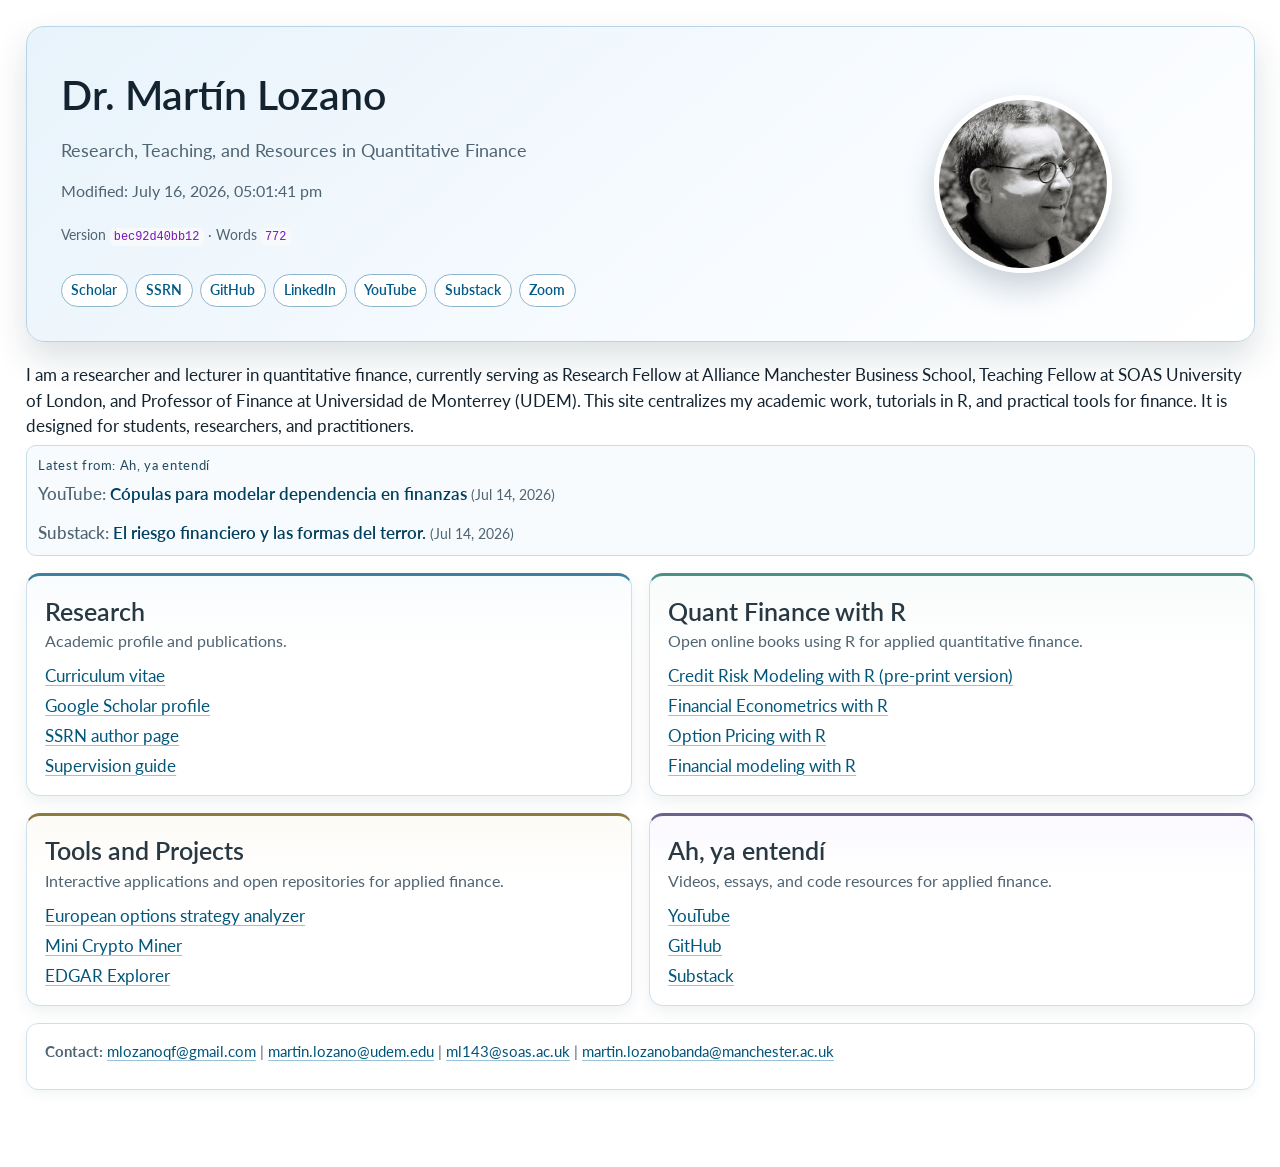
<file: index.html>
<!DOCTYPE html>
<html xmlns="http://www.w3.org/1999/xhtml" lang="en" xml:lang="en"><head>

<meta charset="utf-8">
<meta name="generator" content="quarto-1.5.54">

<meta name="viewport" content="width=device-width, initial-scale=1.0, user-scalable=yes">

<meta name="description" content="Research, teaching, tutorials, and practical tools in quantitative finance by Dr.&nbsp;Martín Lozano.">

<title>Dr.&nbsp;Martín Lozano | Research, Teaching, and Resources in Quantitative Finance</title>
<style>
code{white-space: pre-wrap;}
span.smallcaps{font-variant: small-caps;}
div.columns{display: flex; gap: min(4vw, 1.5em);}
div.column{flex: auto; overflow-x: auto;}
div.hanging-indent{margin-left: 1.5em; text-indent: -1.5em;}
ul.task-list{list-style: none;}
ul.task-list li input[type="checkbox"] {
  width: 0.8em;
  margin: 0 0.8em 0.2em -1em; /* quarto-specific, see https://github.com/quarto-dev/quarto-cli/issues/4556 */ 
  vertical-align: middle;
}
</style>


<script src="index_files/libs/clipboard/clipboard.min.js"></script>
<script src="index_files/libs/quarto-html/quarto.js"></script>
<script src="index_files/libs/quarto-html/popper.min.js"></script>
<script src="index_files/libs/quarto-html/tippy.umd.min.js"></script>
<script src="index_files/libs/quarto-html/anchor.min.js"></script>
<link href="index_files/libs/quarto-html/tippy.css" rel="stylesheet">
<link href="index_files/libs/quarto-html/quarto-syntax-highlighting.css" rel="stylesheet" id="quarto-text-highlighting-styles">
<script src="index_files/libs/bootstrap/bootstrap.min.js"></script>
<link href="index_files/libs/bootstrap/bootstrap-icons.css" rel="stylesheet">
<link href="index_files/libs/bootstrap/bootstrap.min.css" rel="stylesheet" id="quarto-bootstrap" data-mode="light">
<style>html{ scroll-behavior: smooth; }</style>
<link rel="icon" type="image/png" href="mlozano-muppet.png">
<link rel="shortcut icon" type="image/png" href="mlozano-muppet.png">






  <meta charset="UTF-8">

  <meta name="viewport" content="width=device-width, initial-scale=1.0">

  <style>
    #btn-back-to-top {
      position: fixed;
      bottom: 20px;
      right: 20px;
      width: 38px;
      height: 38px;
      box-sizing: border-box;
      z-index: 1000;
      border-radius: 999px;
      background-color: rgba(0, 91, 136, 0.9);
      border: none;
      color: white;
      display: flex;
      align-items: center;
      justify-content: center;
      opacity: 0;
      visibility: hidden;
      pointer-events: none;
      transition: opacity 0.2s ease, visibility 0.2s ease, background-color 0.2s ease;
    }
    #btn-back-to-top.show {
      opacity: 1;
      visibility: visible;
      pointer-events: auto;
    }
    #btn-back-to-top:hover {
      background-color: rgba(0, 63, 94, 0.95);
    }
  </style>
</head>

<body>



<button type="button" class="btn btn-primary btn-lg bi bi-arrow-up" id="btn-back-to-top" aria-label="Back to top" title="Back to top"></button>

<script>
  let backToTopButton = document.getElementById("btn-back-to-top");

  window.addEventListener("scroll", function () {
    if (document.documentElement.scrollTop > 180) {
      backToTopButton.classList.add("show");
    } else {
      backToTopButton.classList.remove("show");
    }
  });

  backToTopButton.addEventListener("click", function () {
    document.documentElement.scrollTop = 0;
  });
</script>






<div id="progress-bar" style="width: 0%; height:2px; background-color: rgb(89 127 235);; position: fixed; top: 0px; z-index: 2000;"></div>



<script id="progressbar" type="text/javascript">



document.addEventListener("DOMContentLoaded", function() {



    const bar = document.querySelector('#progress-bar');

    const post = document.querySelector('#quarto-content');

    const html = document.documentElement;

    

    const height = post.scrollHeight + post.offsetTop;

    

    window.addEventListener('scroll', () => {

        bar.style.width = (html.scrollTop / (height- html.clientHeight)) * 100 + '%';

    });

});

</script>






<div id="quarto-content" class="page-columns page-rows-contents page-layout-full toc-left">
<div id="quarto-sidebar-toc-left" class="sidebar toc-left">
  
</div>
<div id="quarto-margin-sidebar" class="sidebar margin-sidebar zindex-bottom">
</div>
<main class="content column-page" id="quarto-document-content">

<header id="title-block-header" class="quarto-title-block default">
<div class="quarto-title">
<h1 class="title">Dr.&nbsp;Martín Lozano | Research, Teaching, and Resources in Quantitative Finance</h1>
<p class="subtitle lead">Research, Teaching, and Resources in Quantitative Finance</p>
</div>

<div>
  <div class="description">
    Research, teaching, tutorials, and practical tools in quantitative finance by Dr.&nbsp;Martín Lozano.
  </div>
</div>


<div class="quarto-title-meta column-page">

    
  
    
  </div>
  


</header>


<style>
:root {
  --bg-start: #eef5fb;
  --bg-end: #f7fbff;
  --ink: #132430;
  --muted: #4f6473;
  --accent: #005b88;
  --accent-soft: #d7ebf7;
  --card: #ffffff;
  --border: #cfe0ea;
  --shadow: 0 16px 34px rgba(10, 40, 58, 0.14);
}
#title-block-header {
  display: none !important;
}
.qf-hero {
  display: block;
  border: 1px solid #b9d4e4;
  border-radius: 18px;
  padding: 2rem;
  background: linear-gradient(140deg, #e8f3fb 0%, var(--bg-end) 60%, #ffffff 100%);
  box-shadow: var(--shadow);
  margin: 0.5rem 0 1.2rem;
}
.qf-kicker {
  display: inline-block;
  margin: 0 0 0.45rem;
  font-size: 0.74rem;
  font-weight: 700;
  letter-spacing: 0.08em;
  text-transform: uppercase;
  color: #0a4f73;
  background: #d7ebf7;
  border: 1px solid #b9d8ea;
  border-radius: 999px;
  padding: 0.22rem 0.58rem;
}
.qf-title {
  margin: 0 0 0.55rem;
  font-size: clamp(1.9rem, 3.2vw, 2.7rem);
  line-height: 1.15;
  color: var(--ink);
}
.qf-subtitle {
  margin: 0 0 0.25rem;
  color: var(--muted);
  font-size: 1.05rem;
}
.qf-metahead {
  margin: 0;
  color: var(--muted);
  font-size: 0.95rem;
}
.qf-metahead strong {
  color: var(--ink);
}
.qf-photo-wrap {
  justify-self: center;
}
.qf-photo {
  width: 178px;
  height: 178px;
  object-fit: cover;
  border-radius: 50%;
  border: 5px solid #fff;
  box-shadow: 0 14px 32px rgba(13, 47, 67, 0.22);
}
.qf-links {
  display: flex;
  flex-wrap: nowrap;
  gap: 0.4rem;
  margin: 1rem 0 0;
  overflow-x: auto;
}
.qf-main {
  display: grid;
  grid-template-columns: 1.3fr 0.7fr;
  grid-template-areas:
    "kicker photo"
    "title photo"
    "subtitle photo"
    "metahead photo"
    "meta photo"
    "links photo";
  gap: 0.6rem 2rem;
  align-items: center;
}
.qf-kicker { grid-area: kicker; }
.qf-title { grid-area: title; }
.qf-subtitle { grid-area: subtitle; }
.qf-metahead { grid-area: metahead; }
.qf-meta { grid-area: meta; }
.qf-links { grid-area: links; }
.qf-photo-wrap { grid-area: photo; }
.qf-link {
  display: inline-block;
  padding: 0.3rem 0.58rem;
  border-radius: 999px;
  border: 1px solid #8db5cd;
  background: #ffffff;
  color: var(--accent);
  text-decoration: none;
  font-weight: 600;
  font-size: 0.82rem;
  white-space: nowrap;
}
.qf-link:hover {
  background: #e7f3fb;
  color: #003f5e;
  border-color: #5f97b7;
}
.qf-grid {
  display: grid;
  grid-template-columns: repeat(2, minmax(0, 1fr));
  gap: 1rem;
  margin-top: 1rem;
}
.qf-card {
  border: 1px solid var(--border);
  border-radius: 14px;
  padding: 1rem 1.1rem;
  background: var(--card);
  box-shadow: 0 6px 16px rgba(17, 55, 74, 0.07);
  border-top: 3px solid #4b8eb0;
}
.qf-card-research {
  border-top-color: #3f7f9f;
  background: linear-gradient(180deg, #f9fcfe 0%, #ffffff 35%);
}
.qf-card-tutorials {
  border-top-color: #4d8f87;
  background: linear-gradient(180deg, #f8fcfb 0%, #ffffff 35%);
}
.qf-card-tools {
  border-top-color: #8c7a43;
  background: linear-gradient(180deg, #fdfbf6 0%, #ffffff 35%);
}
.qf-card-contact {
  border-top-color: #6e7f8b;
  background: linear-gradient(180deg, #fafcfd 0%, #ffffff 35%);
}
.qf-card-media {
  border-top-color: #6f5f8f;
  background: linear-gradient(180deg, #fbf9fe 0%, #ffffff 35%);
}
.qf-card h3 {
  margin-top: 0.2rem;
  margin-bottom: 0.25rem;
  color: var(--ink);
}
.qf-card p {
  margin: 0 0 0.55rem;
  font-size: 0.92rem;
  color: var(--muted);
}
.qf-card ul {
  margin-bottom: 0;
  list-style: none;
  padding-left: 0;
}
.qf-card li + li {
  margin-top: 0.25rem;
}
.qf-card a {
  color: #00557a;
  text-decoration-color: #98c3d8;
}
.qf-note {
  color: var(--muted);
  margin-top: 0.9rem;
  font-size: 0.9rem;
}
.qf-intro {
  margin: 1rem 0 0.35rem;
  color: var(--ink);
  font-size: 1rem;
  line-height: 1.5;
}
.qf-meta {
  font-size: 0.8rem;
  color: var(--muted);
  margin-top: 0.7rem;
}
.qf-metrics {
  margin: 0.3rem 0 0.95rem;
}
.qf-metric {
  border: 1px solid #c6deec;
  border-radius: 10px;
  padding: 0.6rem 0.7rem;
  background: #f7fbfe;
}
.qf-metric-grid {
  display: grid;
  grid-template-columns: 1fr;
  gap: 0.75rem;
}
.qf-metric-label {
  display: block;
  font-size: 0.76rem;
  text-transform: none;
  letter-spacing: 0.05em;
  color: #24485d;
  margin-bottom: 0.35rem;
}
.qf-metric-label a {
  display: inline;
  font-weight: 700;
  color: #003f5e;
  text-decoration-color: #7eaec8;
}
.qf-metric-grid a {
  display: inline;
  color: #003f5e;
  font-weight: 600;
  text-decoration: none;
}
.qf-metric-grid a:hover {
  color: #002d44;
  text-decoration: underline;
  text-decoration-color: #5e95b3;
}
.qf-metric-prefix {
  color: var(--muted);
  font-weight: 500;
}
.qf-metric-date-inline {
  color: var(--muted);
  font-size: 0.84rem;
}
.qf-contact-simple {
  margin-top: 1rem;
  padding: 0.95rem 1.1rem;
  border: 1px solid var(--border);
  border-radius: 12px;
  background: #ffffff;
  box-shadow: 0 4px 12px rgba(17, 55, 74, 0.05);
}
.qf-contact-simple h3 {
  margin: 0 0 0.35rem;
  color: var(--ink);
}
.qf-contact-simple p {
  margin: 0 0 0.55rem;
  color: var(--muted);
  font-size: 0.9rem;
}
.qf-contact-inline {
  margin: 0;
  color: var(--muted);
  font-size: 0.9rem;
  line-height: 1.5;
}
.qf-contact-inline a {
  color: #00557a;
  text-decoration-color: #98c3d8;
}
.qf-metric-date {
  display: block;
  margin-top: 0.12rem;
  font-size: 0.79rem;
  color: var(--muted);
}
@media (max-width: 900px) {
  .qf-hero {
    text-align: center;
  }
  .qf-main {
    display: flex;
    flex-direction: column;
  }
  .qf-grid {
    grid-template-columns: 1fr;
  }
  .qf-links {
    justify-content: center;
    flex-wrap: wrap;
    overflow-x: visible;
    order: 3;
    margin-top: 1.1rem;
  }
  .qf-photo-wrap {
    order: 2;
    margin-top: 0.9rem;
  }
}
</style>
<section class="qf-hero">
  <div class="qf-main">
    <h1 class="qf-title">Dr. Martín Lozano</h1>
    <p class="qf-subtitle">Research, Teaching, and Resources in Quantitative Finance</p>
    <p class="qf-metahead">Modified: July 16, 2026, 05:01:41 pm</p>
    <div class="qf-meta">
      Version <code>bec92d40bb12</code> ·
      Words <code>772</code>
    </div>
    <div class="qf-photo-wrap">
      <img class="qf-photo" src="foto mlozano.jpg" alt="Profile photo">
    </div>
    <div class="qf-links">
      <a class="qf-link" href="https://scholar.google.com/citations?user=w8boOboAAAAJ&amp;hl=en" target="_blank" rel="noopener noreferrer">Scholar</a>
      <a class="qf-link" href="https://ssrn.com/author=1490785" target="_blank" rel="noopener noreferrer">SSRN</a>
      <a class="qf-link" href="https://github.com/mlozanoqf" target="_blank" rel="noopener noreferrer">GitHub</a>
      <a class="qf-link" href="http://www.linkedin.com/in/mlozanoqf" target="_blank" rel="noopener noreferrer">LinkedIn</a>
      <a class="qf-link" href="https://www.youtube.com/@ahyaentendi" target="_blank" rel="noopener noreferrer">YouTube</a>
      <a class="qf-link" href="https://ahyaentendi.substack.com/" target="_blank" rel="noopener noreferrer">Substack</a>
      <a class="qf-link" href="https://us02web.zoom.us/j/9209945512" target="_blank" rel="noopener noreferrer">Zoom</a>
    </div>
  </div>
</section>
<p class="qf-intro">
  I am a researcher and lecturer in quantitative finance, currently serving as Research Fellow at Alliance Manchester Business School, Teaching Fellow at SOAS University of London, and Professor of Finance at Universidad de Monterrey (UDEM). This site centralizes my academic work, tutorials in R, and practical tools for finance. It is designed for students, researchers, and practitioners.
</p>
<section class="qf-metrics">
  <div class="qf-metric">
    <span class="qf-metric-label">Latest from: Ah, ya entendí</span>
    <div class="qf-metric-grid" aria-live="polite">
      <div>
        <span class="qf-metric-prefix">YouTube:</span>
        <a id="latest-youtube-link" href="https://www.youtube.com/watch?v=PnAEJ3_lxk0" target="_blank" rel="noopener noreferrer">Cópulas para modelar dependencia en finanzas</a><span id="latest-youtube-date" class="qf-metric-date-inline"> (Jul 14, 2026)</span>
      </div>
      <div>
        <span class="qf-metric-prefix">Substack:</span>
        <a id="latest-substack-link" href="https://ahyaentendi.substack.com/p/el-riesgo-financiero-y-las-formas" target="_blank" rel="noopener noreferrer">El riesgo financiero y las formas del terror.</a><span id="latest-substack-date" class="qf-metric-date-inline"> (Jul 14, 2026)</span>
      </div>
    </div>
  </div>
</section>
<script src="latest-feeds.js"></script>
<section class="qf-grid">
  <article class="qf-card qf-card-research">
    <h3 class="anchored">Research</h3>
    <p>Academic profile and publications.</p>
    <ul>
      <li><a href="https://mlozanoqf.github.io/resume/">Curriculum vitae</a></li>
      <li><a href="https://scholar.google.com/citations?user=w8boOboAAAAJ&amp;hl=en" target="_blank" rel="noopener noreferrer">Google Scholar profile</a></li>
      <li><a href="https://ssrn.com/author=1490785" target="_blank" rel="noopener noreferrer">SSRN author page</a></li>
      <li><a href="https://mlozanoqf.github.io/supervision/">Supervision guide</a></li>
    </ul>
  </article>

  <article class="qf-card qf-card-tutorials">
    <h3 class="anchored">Quant Finance with R</h3>
    <p>Open online books using R for applied quantitative finance.</p>
    <ul>
      <li><a href="https://mlozanoqf.github.io/tutorial_arf/">Credit Risk Modeling with R (pre-print version)</a></li>
      <li><a href="https://mlozanoqf.github.io/tutorial_emf/">Financial Econometrics with R</a></li>
      <li><a href="https://mlozanoqf.github.io/tutorial_if/">Option Pricing with R</a></li>
      <li><a href="https://mlozanoqf.github.io/tutorial_pmf/">Financial modeling with R</a></li>
    </ul>
  </article>

  <article class="qf-card qf-card-tools">
    <h3 class="anchored">Tools and Projects</h3>
    <p>Interactive applications and open repositories for applied finance.</p>
    <ul>
      <li><a href="https://mlozanoqf.shinyapps.io/opstr/" target="_blank" rel="noopener noreferrer">European options strategy analyzer</a></li>
      <li><a href="https://mlozanoqf.shinyapps.io/pass/" target="_blank" rel="noopener noreferrer">Mini Crypto Miner</a></li>
      <li><a href="https://edgar-mlozanoqf.streamlit.app/" target="_blank" rel="noopener noreferrer">EDGAR Explorer</a></li>
    </ul>
  </article>

  <article class="qf-card qf-card-media">
    <h3 class="anchored">Ah, ya entendí</h3>
    <p>Videos, essays, and code resources for applied finance.</p>
    <ul>
      <li><a href="https://www.youtube.com/@ahyaentendi" target="_blank" rel="noopener noreferrer">YouTube</a></li>
      <li><a href="https://github.com/mlozanoqf/ahyaentendi" target="_blank" rel="noopener noreferrer">GitHub</a></li>
      <li><a href="https://ahyaentendi.substack.com/" target="_blank" rel="noopener noreferrer">Substack</a></li>
    </ul>
  </article>
</section>
<section class="qf-contact-simple">
  <p class="qf-contact-inline">
    <strong>Contact:</strong>
    <a href="mailto:mlozanoqf@gmail.com">mlozanoqf@gmail.com</a> |
    <a href="mailto:martin.lozano@udem.edu">martin.lozano@udem.edu</a> |
    <a href="mailto:ml143@soas.ac.uk">ml143@soas.ac.uk</a> |
    <a href="mailto:martin.lozanobanda@manchester.ac.uk">martin.lozanobanda@manchester.ac.uk</a>
  </p>
</section>

</main>
<!-- /main column -->
<!-- Google tag (gtag.js) -->

<script async="" src="https://www.googletagmanager.com/gtag/js?id=G-XVVMSGN4ZN"></script>

<script>

  window.dataLayer = window.dataLayer || [];

  function gtag(){dataLayer.push(arguments);}

  gtag('js', new Date());



  gtag('config', 'G-XVVMSGN4ZN');

</script>





<script id="quarto-html-after-body" type="application/javascript">
window.document.addEventListener("DOMContentLoaded", function (event) {
  const toggleBodyColorMode = (bsSheetEl) => {
    const mode = bsSheetEl.getAttribute("data-mode");
    const bodyEl = window.document.querySelector("body");
    if (mode === "dark") {
      bodyEl.classList.add("quarto-dark");
      bodyEl.classList.remove("quarto-light");
    } else {
      bodyEl.classList.add("quarto-light");
      bodyEl.classList.remove("quarto-dark");
    }
  }
  const toggleBodyColorPrimary = () => {
    const bsSheetEl = window.document.querySelector("link#quarto-bootstrap");
    if (bsSheetEl) {
      toggleBodyColorMode(bsSheetEl);
    }
  }
  toggleBodyColorPrimary();  
  const icon = "";
  const anchorJS = new window.AnchorJS();
  anchorJS.options = {
    placement: 'right',
    icon: icon
  };
  anchorJS.add('.anchored');
  const isCodeAnnotation = (el) => {
    for (const clz of el.classList) {
      if (clz.startsWith('code-annotation-')) {                     
        return true;
      }
    }
    return false;
  }
  const onCopySuccess = function(e) {
    // button target
    const button = e.trigger;
    // don't keep focus
    button.blur();
    // flash "checked"
    button.classList.add('code-copy-button-checked');
    var currentTitle = button.getAttribute("title");
    button.setAttribute("title", "Copied!");
    let tooltip;
    if (window.bootstrap) {
      button.setAttribute("data-bs-toggle", "tooltip");
      button.setAttribute("data-bs-placement", "left");
      button.setAttribute("data-bs-title", "Copied!");
      tooltip = new bootstrap.Tooltip(button, 
        { trigger: "manual", 
          customClass: "code-copy-button-tooltip",
          offset: [0, -8]});
      tooltip.show();    
    }
    setTimeout(function() {
      if (tooltip) {
        tooltip.hide();
        button.removeAttribute("data-bs-title");
        button.removeAttribute("data-bs-toggle");
        button.removeAttribute("data-bs-placement");
      }
      button.setAttribute("title", currentTitle);
      button.classList.remove('code-copy-button-checked');
    }, 1000);
    // clear code selection
    e.clearSelection();
  }
  const getTextToCopy = function(trigger) {
      const codeEl = trigger.previousElementSibling.cloneNode(true);
      for (const childEl of codeEl.children) {
        if (isCodeAnnotation(childEl)) {
          childEl.remove();
        }
      }
      return codeEl.innerText;
  }
  const clipboard = new window.ClipboardJS('.code-copy-button:not([data-in-quarto-modal])', {
    text: getTextToCopy
  });
  clipboard.on('success', onCopySuccess);
  if (window.document.getElementById('quarto-embedded-source-code-modal')) {
    // For code content inside modals, clipBoardJS needs to be initialized with a container option
    // TODO: Check when it could be a function (https://github.com/zenorocha/clipboard.js/issues/860)
    const clipboardModal = new window.ClipboardJS('.code-copy-button[data-in-quarto-modal]', {
      text: getTextToCopy,
      container: window.document.getElementById('quarto-embedded-source-code-modal')
    });
    clipboardModal.on('success', onCopySuccess);
  }
  const viewSource = window.document.getElementById('quarto-view-source') ||
                     window.document.getElementById('quarto-code-tools-source');
  if (viewSource) {
    const sourceUrl = viewSource.getAttribute("data-quarto-source-url");
    viewSource.addEventListener("click", function(e) {
      if (sourceUrl) {
        // rstudio viewer pane
        if (/\bcapabilities=\b/.test(window.location)) {
          window.open(sourceUrl);
        } else {
          window.location.href = sourceUrl;
        }
      } else {
        const modal = new bootstrap.Modal(document.getElementById('quarto-embedded-source-code-modal'));
        modal.show();
      }
      return false;
    });
  }
  function toggleCodeHandler(show) {
    return function(e) {
      const detailsSrc = window.document.querySelectorAll(".cell > details > .sourceCode");
      for (let i=0; i<detailsSrc.length; i++) {
        const details = detailsSrc[i].parentElement;
        if (show) {
          details.open = true;
        } else {
          details.removeAttribute("open");
        }
      }
      const cellCodeDivs = window.document.querySelectorAll(".cell > .sourceCode");
      const fromCls = show ? "hidden" : "unhidden";
      const toCls = show ? "unhidden" : "hidden";
      for (let i=0; i<cellCodeDivs.length; i++) {
        const codeDiv = cellCodeDivs[i];
        if (codeDiv.classList.contains(fromCls)) {
          codeDiv.classList.remove(fromCls);
          codeDiv.classList.add(toCls);
        } 
      }
      return false;
    }
  }
  const hideAllCode = window.document.getElementById("quarto-hide-all-code");
  if (hideAllCode) {
    hideAllCode.addEventListener("click", toggleCodeHandler(false));
  }
  const showAllCode = window.document.getElementById("quarto-show-all-code");
  if (showAllCode) {
    showAllCode.addEventListener("click", toggleCodeHandler(true));
  }
    var localhostRegex = new RegExp(/^(?:http|https):\/\/localhost\:?[0-9]*\//);
    var mailtoRegex = new RegExp(/^mailto:/);
      var filterRegex = new RegExp('/' + window.location.host + '/');
    var isInternal = (href) => {
        return filterRegex.test(href) || localhostRegex.test(href) || mailtoRegex.test(href);
    }
    // Inspect non-navigation links and adorn them if external
 	var links = window.document.querySelectorAll('a[href]:not(.nav-link):not(.navbar-brand):not(.toc-action):not(.sidebar-link):not(.sidebar-item-toggle):not(.pagination-link):not(.no-external):not([aria-hidden]):not(.dropdown-item):not(.quarto-navigation-tool):not(.about-link)');
    for (var i=0; i<links.length; i++) {
      const link = links[i];
      if (!isInternal(link.href)) {
        // undo the damage that might have been done by quarto-nav.js in the case of
        // links that we want to consider external
        if (link.dataset.originalHref !== undefined) {
          link.href = link.dataset.originalHref;
        }
      }
    }
  function tippyHover(el, contentFn, onTriggerFn, onUntriggerFn) {
    const config = {
      allowHTML: true,
      maxWidth: 500,
      delay: 100,
      arrow: false,
      appendTo: function(el) {
          return el.parentElement;
      },
      interactive: true,
      interactiveBorder: 10,
      theme: 'quarto',
      placement: 'bottom-start',
    };
    if (contentFn) {
      config.content = contentFn;
    }
    if (onTriggerFn) {
      config.onTrigger = onTriggerFn;
    }
    if (onUntriggerFn) {
      config.onUntrigger = onUntriggerFn;
    }
    window.tippy(el, config); 
  }
  const noterefs = window.document.querySelectorAll('a[role="doc-noteref"]');
  for (var i=0; i<noterefs.length; i++) {
    const ref = noterefs[i];
    tippyHover(ref, function() {
      // use id or data attribute instead here
      let href = ref.getAttribute('data-footnote-href') || ref.getAttribute('href');
      try { href = new URL(href).hash; } catch {}
      const id = href.replace(/^#\/?/, "");
      const note = window.document.getElementById(id);
      if (note) {
        return note.innerHTML;
      } else {
        return "";
      }
    });
  }
  const xrefs = window.document.querySelectorAll('a.quarto-xref');
  const processXRef = (id, note) => {
    // Strip column container classes
    const stripColumnClz = (el) => {
      el.classList.remove("page-full", "page-columns");
      if (el.children) {
        for (const child of el.children) {
          stripColumnClz(child);
        }
      }
    }
    stripColumnClz(note)
    if (id === null || id.startsWith('sec-')) {
      // Special case sections, only their first couple elements
      const container = document.createElement("div");
      if (note.children && note.children.length > 2) {
        container.appendChild(note.children[0].cloneNode(true));
        for (let i = 1; i < note.children.length; i++) {
          const child = note.children[i];
          if (child.tagName === "P" && child.innerText === "") {
            continue;
          } else {
            container.appendChild(child.cloneNode(true));
            break;
          }
        }
        if (window.Quarto?.typesetMath) {
          window.Quarto.typesetMath(container);
        }
        return container.innerHTML
      } else {
        if (window.Quarto?.typesetMath) {
          window.Quarto.typesetMath(note);
        }
        return note.innerHTML;
      }
    } else {
      // Remove any anchor links if they are present
      const anchorLink = note.querySelector('a.anchorjs-link');
      if (anchorLink) {
        anchorLink.remove();
      }
      if (window.Quarto?.typesetMath) {
        window.Quarto.typesetMath(note);
      }
      // TODO in 1.5, we should make sure this works without a callout special case
      if (note.classList.contains("callout")) {
        return note.outerHTML;
      } else {
        return note.innerHTML;
      }
    }
  }
  for (var i=0; i<xrefs.length; i++) {
    const xref = xrefs[i];
    tippyHover(xref, undefined, function(instance) {
      instance.disable();
      let url = xref.getAttribute('href');
      let hash = undefined; 
      if (url.startsWith('#')) {
        hash = url;
      } else {
        try { hash = new URL(url).hash; } catch {}
      }
      if (hash) {
        const id = hash.replace(/^#\/?/, "");
        const note = window.document.getElementById(id);
        if (note !== null) {
          try {
            const html = processXRef(id, note.cloneNode(true));
            instance.setContent(html);
          } finally {
            instance.enable();
            instance.show();
          }
        } else {
          // See if we can fetch this
          fetch(url.split('#')[0])
          .then(res => res.text())
          .then(html => {
            const parser = new DOMParser();
            const htmlDoc = parser.parseFromString(html, "text/html");
            const note = htmlDoc.getElementById(id);
            if (note !== null) {
              const html = processXRef(id, note);
              instance.setContent(html);
            } 
          }).finally(() => {
            instance.enable();
            instance.show();
          });
        }
      } else {
        // See if we can fetch a full url (with no hash to target)
        // This is a special case and we should probably do some content thinning / targeting
        fetch(url)
        .then(res => res.text())
        .then(html => {
          const parser = new DOMParser();
          const htmlDoc = parser.parseFromString(html, "text/html");
          const note = htmlDoc.querySelector('main.content');
          if (note !== null) {
            // This should only happen for chapter cross references
            // (since there is no id in the URL)
            // remove the first header
            if (note.children.length > 0 && note.children[0].tagName === "HEADER") {
              note.children[0].remove();
            }
            const html = processXRef(null, note);
            instance.setContent(html);
          } 
        }).finally(() => {
          instance.enable();
          instance.show();
        });
      }
    }, function(instance) {
    });
  }
      let selectedAnnoteEl;
      const selectorForAnnotation = ( cell, annotation) => {
        let cellAttr = 'data-code-cell="' + cell + '"';
        let lineAttr = 'data-code-annotation="' +  annotation + '"';
        const selector = 'span[' + cellAttr + '][' + lineAttr + ']';
        return selector;
      }
      const selectCodeLines = (annoteEl) => {
        const doc = window.document;
        const targetCell = annoteEl.getAttribute("data-target-cell");
        const targetAnnotation = annoteEl.getAttribute("data-target-annotation");
        const annoteSpan = window.document.querySelector(selectorForAnnotation(targetCell, targetAnnotation));
        const lines = annoteSpan.getAttribute("data-code-lines").split(",");
        const lineIds = lines.map((line) => {
          return targetCell + "-" + line;
        })
        let top = null;
        let height = null;
        let parent = null;
        if (lineIds.length > 0) {
            //compute the position of the single el (top and bottom and make a div)
            const el = window.document.getElementById(lineIds[0]);
            top = el.offsetTop;
            height = el.offsetHeight;
            parent = el.parentElement.parentElement;
          if (lineIds.length > 1) {
            const lastEl = window.document.getElementById(lineIds[lineIds.length - 1]);
            const bottom = lastEl.offsetTop + lastEl.offsetHeight;
            height = bottom - top;
          }
          if (top !== null && height !== null && parent !== null) {
            // cook up a div (if necessary) and position it 
            let div = window.document.getElementById("code-annotation-line-highlight");
            if (div === null) {
              div = window.document.createElement("div");
              div.setAttribute("id", "code-annotation-line-highlight");
              div.style.position = 'absolute';
              parent.appendChild(div);
            }
            div.style.top = top - 2 + "px";
            div.style.height = height + 4 + "px";
            div.style.left = 0;
            let gutterDiv = window.document.getElementById("code-annotation-line-highlight-gutter");
            if (gutterDiv === null) {
              gutterDiv = window.document.createElement("div");
              gutterDiv.setAttribute("id", "code-annotation-line-highlight-gutter");
              gutterDiv.style.position = 'absolute';
              const codeCell = window.document.getElementById(targetCell);
              const gutter = codeCell.querySelector('.code-annotation-gutter');
              gutter.appendChild(gutterDiv);
            }
            gutterDiv.style.top = top - 2 + "px";
            gutterDiv.style.height = height + 4 + "px";
          }
          selectedAnnoteEl = annoteEl;
        }
      };
      const unselectCodeLines = () => {
        const elementsIds = ["code-annotation-line-highlight", "code-annotation-line-highlight-gutter"];
        elementsIds.forEach((elId) => {
          const div = window.document.getElementById(elId);
          if (div) {
            div.remove();
          }
        });
        selectedAnnoteEl = undefined;
      };
        // Handle positioning of the toggle
    window.addEventListener(
      "resize",
      throttle(() => {
        elRect = undefined;
        if (selectedAnnoteEl) {
          selectCodeLines(selectedAnnoteEl);
        }
      }, 10)
    );
    function throttle(fn, ms) {
    let throttle = false;
    let timer;
      return (...args) => {
        if(!throttle) { // first call gets through
            fn.apply(this, args);
            throttle = true;
        } else { // all the others get throttled
            if(timer) clearTimeout(timer); // cancel #2
            timer = setTimeout(() => {
              fn.apply(this, args);
              timer = throttle = false;
            }, ms);
        }
      };
    }
      // Attach click handler to the DT
      const annoteDls = window.document.querySelectorAll('dt[data-target-cell]');
      for (const annoteDlNode of annoteDls) {
        annoteDlNode.addEventListener('click', (event) => {
          const clickedEl = event.target;
          if (clickedEl !== selectedAnnoteEl) {
            unselectCodeLines();
            const activeEl = window.document.querySelector('dt[data-target-cell].code-annotation-active');
            if (activeEl) {
              activeEl.classList.remove('code-annotation-active');
            }
            selectCodeLines(clickedEl);
            clickedEl.classList.add('code-annotation-active');
          } else {
            // Unselect the line
            unselectCodeLines();
            clickedEl.classList.remove('code-annotation-active');
          }
        });
      }
  const findCites = (el) => {
    const parentEl = el.parentElement;
    if (parentEl) {
      const cites = parentEl.dataset.cites;
      if (cites) {
        return {
          el,
          cites: cites.split(' ')
        };
      } else {
        return findCites(el.parentElement)
      }
    } else {
      return undefined;
    }
  };
  var bibliorefs = window.document.querySelectorAll('a[role="doc-biblioref"]');
  for (var i=0; i<bibliorefs.length; i++) {
    const ref = bibliorefs[i];
    const citeInfo = findCites(ref);
    if (citeInfo) {
      tippyHover(citeInfo.el, function() {
        var popup = window.document.createElement('div');
        citeInfo.cites.forEach(function(cite) {
          var citeDiv = window.document.createElement('div');
          citeDiv.classList.add('hanging-indent');
          citeDiv.classList.add('csl-entry');
          var biblioDiv = window.document.getElementById('ref-' + cite);
          if (biblioDiv) {
            citeDiv.innerHTML = biblioDiv.innerHTML;
          }
          popup.appendChild(citeDiv);
        });
        return popup.innerHTML;
      });
    }
  }
});
</script>
</div> <!-- /content -->




<script src="index_files/libs/quarto-html/zenscroll-min.js"></script>
</body></html>
</file>
<file: index_files/libs/quarto-html/tippy.css>
.tippy-box[data-animation=fade][data-state=hidden]{opacity:0}[data-tippy-root]{max-width:calc(100vw - 10px)}.tippy-box{position:relative;background-color:#333;color:#fff;border-radius:4px;font-size:14px;line-height:1.4;white-space:normal;outline:0;transition-property:transform,visibility,opacity}.tippy-box[data-placement^=top]>.tippy-arrow{bottom:0}.tippy-box[data-placement^=top]>.tippy-arrow:before{bottom:-7px;left:0;border-width:8px 8px 0;border-top-color:initial;transform-origin:center top}.tippy-box[data-placement^=bottom]>.tippy-arrow{top:0}.tippy-box[data-placement^=bottom]>.tippy-arrow:before{top:-7px;left:0;border-width:0 8px 8px;border-bottom-color:initial;transform-origin:center bottom}.tippy-box[data-placement^=left]>.tippy-arrow{right:0}.tippy-box[data-placement^=left]>.tippy-arrow:before{border-width:8px 0 8px 8px;border-left-color:initial;right:-7px;transform-origin:center left}.tippy-box[data-placement^=right]>.tippy-arrow{left:0}.tippy-box[data-placement^=right]>.tippy-arrow:before{left:-7px;border-width:8px 8px 8px 0;border-right-color:initial;transform-origin:center right}.tippy-box[data-inertia][data-state=visible]{transition-timing-function:cubic-bezier(.54,1.5,.38,1.11)}.tippy-arrow{width:16px;height:16px;color:#333}.tippy-arrow:before{content:"";position:absolute;border-color:transparent;border-style:solid}.tippy-content{position:relative;padding:5px 9px;z-index:1}
</file>
<file: index_files/libs/quarto-html/quarto-syntax-highlighting.css>
/* quarto syntax highlight colors */
:root {
  --quarto-hl-ot-color: #003B4F;
  --quarto-hl-at-color: #657422;
  --quarto-hl-ss-color: #20794D;
  --quarto-hl-an-color: #5E5E5E;
  --quarto-hl-fu-color: #4758AB;
  --quarto-hl-st-color: #20794D;
  --quarto-hl-cf-color: #003B4F;
  --quarto-hl-op-color: #5E5E5E;
  --quarto-hl-er-color: #AD0000;
  --quarto-hl-bn-color: #AD0000;
  --quarto-hl-al-color: #AD0000;
  --quarto-hl-va-color: #111111;
  --quarto-hl-bu-color: inherit;
  --quarto-hl-ex-color: inherit;
  --quarto-hl-pp-color: #AD0000;
  --quarto-hl-in-color: #5E5E5E;
  --quarto-hl-vs-color: #20794D;
  --quarto-hl-wa-color: #5E5E5E;
  --quarto-hl-do-color: #5E5E5E;
  --quarto-hl-im-color: #00769E;
  --quarto-hl-ch-color: #20794D;
  --quarto-hl-dt-color: #AD0000;
  --quarto-hl-fl-color: #AD0000;
  --quarto-hl-co-color: #5E5E5E;
  --quarto-hl-cv-color: #5E5E5E;
  --quarto-hl-cn-color: #8f5902;
  --quarto-hl-sc-color: #5E5E5E;
  --quarto-hl-dv-color: #AD0000;
  --quarto-hl-kw-color: #003B4F;
}

/* other quarto variables */
:root {
  --quarto-font-monospace: SFMono-Regular, Menlo, Monaco, Consolas, "Liberation Mono", "Courier New", monospace;
}

pre > code.sourceCode > span {
  color: #003B4F;
}

code span {
  color: #003B4F;
}

code.sourceCode > span {
  color: #003B4F;
}

div.sourceCode,
div.sourceCode pre.sourceCode {
  color: #003B4F;
}

code span.ot {
  color: #003B4F;
  font-style: inherit;
}

code span.at {
  color: #657422;
  font-style: inherit;
}

code span.ss {
  color: #20794D;
  font-style: inherit;
}

code span.an {
  color: #5E5E5E;
  font-style: inherit;
}

code span.fu {
  color: #4758AB;
  font-style: inherit;
}

code span.st {
  color: #20794D;
  font-style: inherit;
}

code span.cf {
  color: #003B4F;
  font-weight: bold;
  font-style: inherit;
}

code span.op {
  color: #5E5E5E;
  font-style: inherit;
}

code span.er {
  color: #AD0000;
  font-style: inherit;
}

code span.bn {
  color: #AD0000;
  font-style: inherit;
}

code span.al {
  color: #AD0000;
  font-style: inherit;
}

code span.va {
  color: #111111;
  font-style: inherit;
}

code span.bu {
  font-style: inherit;
}

code span.ex {
  font-style: inherit;
}

code span.pp {
  color: #AD0000;
  font-style: inherit;
}

code span.in {
  color: #5E5E5E;
  font-style: inherit;
}

code span.vs {
  color: #20794D;
  font-style: inherit;
}

code span.wa {
  color: #5E5E5E;
  font-style: italic;
}

code span.do {
  color: #5E5E5E;
  font-style: italic;
}

code span.im {
  color: #00769E;
  font-style: inherit;
}

code span.ch {
  color: #20794D;
  font-style: inherit;
}

code span.dt {
  color: #AD0000;
  font-style: inherit;
}

code span.fl {
  color: #AD0000;
  font-style: inherit;
}

code span.co {
  color: #5E5E5E;
  font-style: inherit;
}

code span.cv {
  color: #5E5E5E;
  font-style: italic;
}

code span.cn {
  color: #8f5902;
  font-style: inherit;
}

code span.sc {
  color: #5E5E5E;
  font-style: inherit;
}

code span.dv {
  color: #AD0000;
  font-style: inherit;
}

code span.kw {
  color: #003B4F;
  font-weight: bold;
  font-style: inherit;
}

.prevent-inlining {
  content: "</";
}

/*# sourceMappingURL=debc5d5d77c3f9108843748ff7464032.css.map */
</file>
